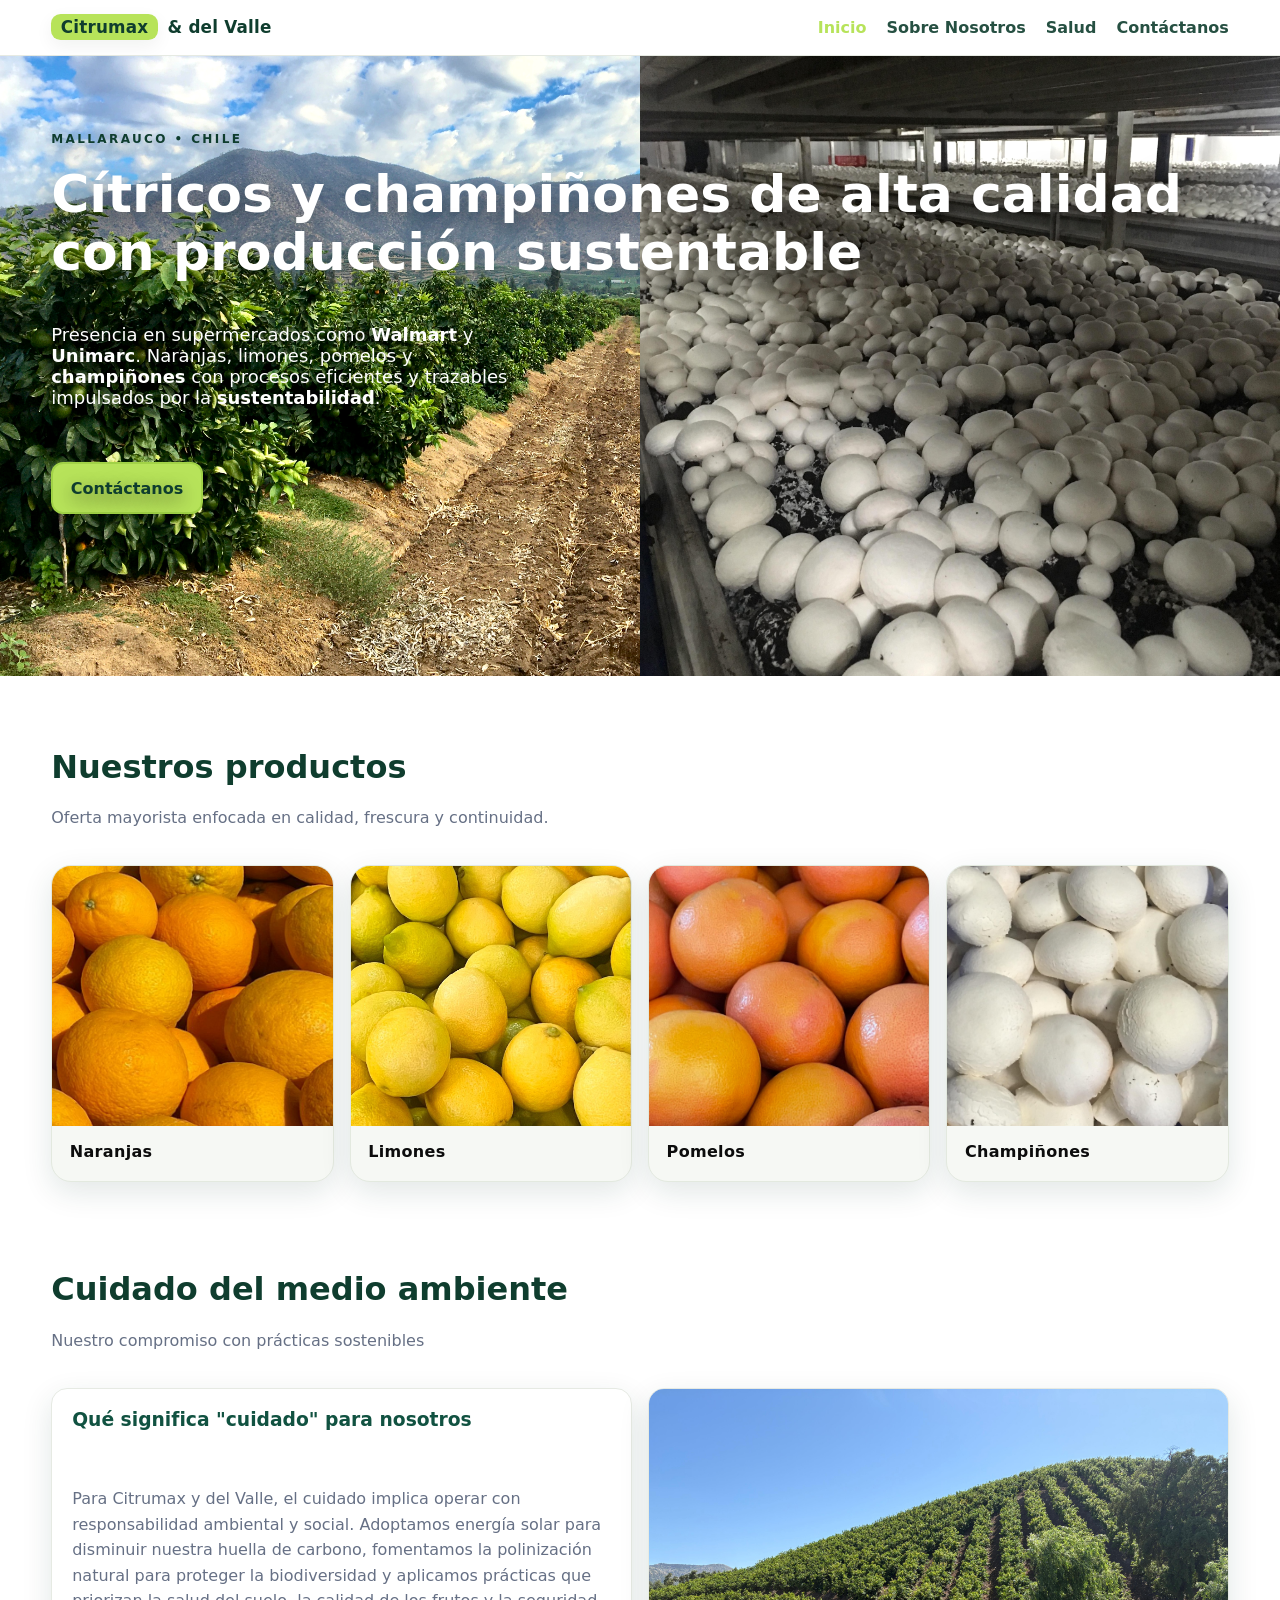
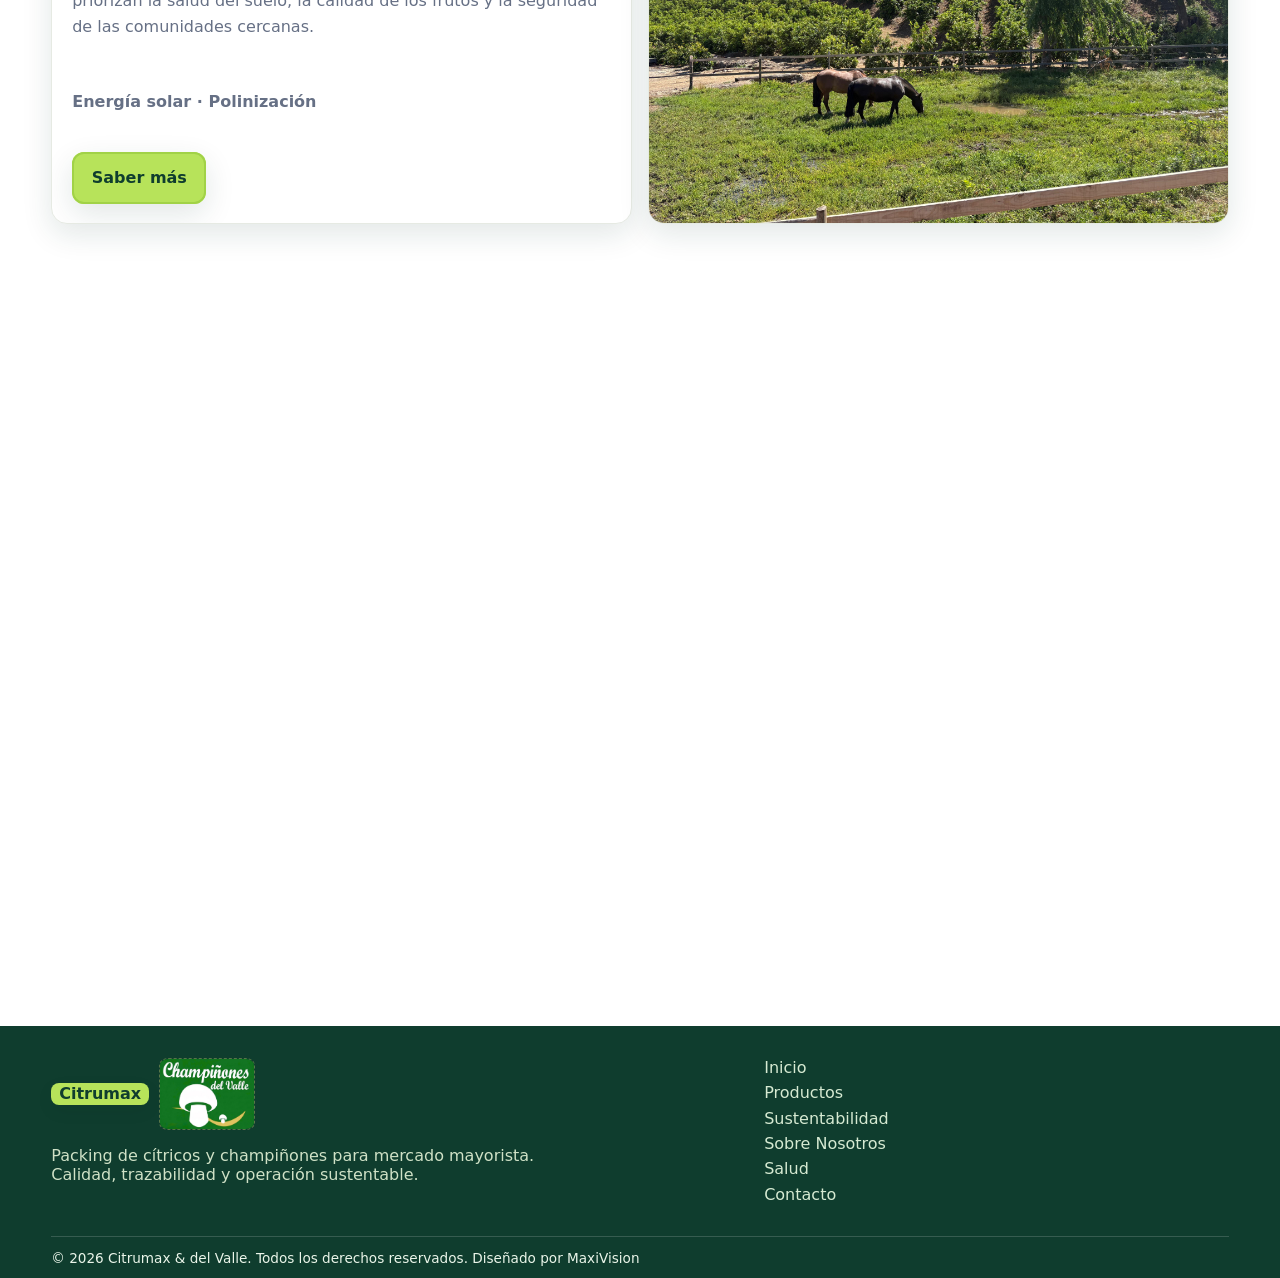
<file: index.html>
<!DOCTYPE html>
<html lang="es">
<head>
  <meta charset="utf-8" />
  <meta name="viewport" content="width=device-width, initial-scale=1" />
  <title>Citrumax &amp; del Valle — Cítricos y champiñones de alta calidad con producción sustentable</title>
  <meta name="description" content="Citrumax y del Valle son dos empresas que comparten instalaciones, dedicadas a la producción y comercialización mayorista de naranjas, limones, pomelos y champiñones, con procesos sustentables impulsados por energía solar. Presencia en supermercados como Líder y Unimarc." />
  <meta name="keywords" content="packing cítricos, proveedor de naranjas, limones mayoristas, pomelos, champiñones, producción sustentable Chile, B2B alimentos, agroindustrial" />
  <meta name="robots" content="index,follow" />

  <!-- Open Graph -->
  <meta property="og:title" content="Citrumax &amp; del Valle — Cítricos y champiñones de alta calidad con producción sustentable" />
  <meta property="og:description" content="Mayorista de naranjas, limones, pomelos y champiñones con energía solar. Presencia en principales supermercados." />
  <meta property="og:type" content="website" />
  <meta property="og:image" content="img/og-citrumax.jpg" />
  <meta property="og:url" content="https://www.citrumax.com" />

  <!-- Favicon (placeholders) -->
  <link rel="icon" href="img/c.ico" />
  <link rel="apple-touch-icon" href="img/apple-touch-icon.png" />



  <link rel="stylesheet" href="style.css">
</head>
<body>
  <!-- Header -->
  <header aria-label="Barra de navegación">
    <div class="container nav">
      <a href="index.html" class="brand" aria-label="Ir al inicio">
        <span>Citrumax</span><span class="brand-sec">&amp; del Valle</span>
      </a>
      <nav>
        <button class="burger" id="burger" aria-label="Abrir menú" aria-expanded="false"><span></span></button>
        <div class="menu" id="menu">
          <a href="index.html">Inicio</a>
          <a href="about.html">Sobre Nosotros</a>
          <a href="salud.html">Salud</a>
          <a href="contact.html">Contáctanos</a>
        </div>
      </nav>
    </div>
  </header>

  <main id="inicio" class="hero">
    <div class="hero-media hero-media--split">
      <img class="hero-img" src="img/portada.jpg" alt="Campos de cítricos y planta de packing" />
      <img class="hero-img" src="img/champi.JPG" alt="Sala de cultivo de champiñones" />
    </div>
    <div class="container">
      <span class="kicker reveal">Mallarauco • Chile</span>
      <h1 class="reveal">Cítricos y champiñones de alta calidad con producción sustentable</h1>
      <p class="reveal">Presencia en supermercados como <strong>Walmart</strong> y <strong>Unimarc</strong>. Naranjas, limones, pomelos y <strong>champiñones</strong> con procesos eficientes y trazables impulsados por la <strong>sustentabilidad</strong>.</p>
      <div class="actions reveal">
        <a href="contact.html" class="btn-primary">Contáctanos</a>
      </div>
    </div>
  </main>

  <!-- Productos -->
  <section id="productos" class="container">
    <div class="section-head reveal">
      <h2>Nuestros productos</h2>
      <p>Oferta mayorista enfocada en calidad, frescura y continuidad.</p>
    </div>
    <div class="product-grid">
      <article class="card reveal" aria-label="Naranjas">
        <a href="salud.html" class="card-media-link" aria-label="Ver información de salud de Naranjas">
          <img src="img/oranges.jpg" alt="Naranjas frescas" />
        </a>
        <div class="card-body">
          <span class="tag">Naranjas</span>
        </div>
      </article>
      <article class="card reveal" aria-label="Limones">
        <a href="salud.html" class="card-media-link" aria-label="Ver información de salud de Limones">
          <img src="img/lemons.jpg" alt="Limones frescos" />
        </a>
        <div class="card-body">
          <span class="tag">Limones</span>
        </div>
      </article>
      <article class="card reveal" aria-label="Pomelos">
        <a href="salud.html" class="card-media-link" aria-label="Ver información de salud de Pomelos">
          <img src="img/grapefruits.jpg" alt="Pomelos frescos" />
        </a>
        <div class="card-body">
          <span class="tag">Pomelos</span>
        </div>
      </article>
      <article class="card reveal" aria-label="Champiñones">
        <a href="salud.html" class="card-media-link" aria-label="Ver información de salud de Champiñones">
          <img src="img/cajachamp.JPG" alt="Champiñones frescos en caja" />
        </a>
        <div class="card-body">
          <span class="tag">Champiñones</span>
        </div>
      </article>
    </div>
  </section>

  <!-- Cuidado del medio ambiente: dos cuadros (texto + imagen) -->
  <section id="medio-ambiente" class="container medio-box" aria-labelledby="medio-title">
    <div class="section-head reveal">
      <h2 id="medio-title">Cuidado del medio ambiente</h2>
      <p>Nuestro compromiso con prácticas sostenibles</p>
    </div>

    <div class="medio-rows">
      <div class="medio-text card reveal" aria-label="Qué significa el cuidado para nosotros">
        <h3>Qué significa "cuidado" para nosotros</h3>
        <p>Para Citrumax y del Valle, el cuidado implica operar con responsabilidad ambiental y social. Adoptamos energía solar para disminuir nuestra huella de carbono, fomentamos la polinización natural para proteger la biodiversidad y aplicamos prácticas que priorizan la salud del suelo, la calidad de los frutos y la seguridad de las comunidades cercanas.</p>
        <p style="margin-top:.8rem; font-weight:700;">Energía solar · Polinización</p>
        <div style="margin-top:1rem; margin-bottom: 1rem;">
          <a href="about.html" class="btn-primary">Saber más</a>
        </div>
      </div>

      <div class="medio-image card reveal" aria-hidden="false">
        <img src="img/caballos.jpg" alt="Paneles solares y abeja en flor" />
      </div>
    </div>
  </section>

  <!-- Calidad y trazabilidad -->
  <section class="container" aria-labelledby="calidad-title">
    <div class="section-head reveal" style="margin-top: 1.5rem;">
      <h2 id="calidad-title">Calidad y trazabilidad</h2>
      <p>Procesos estandarizados, control de puntos críticos y documentación de cada lote para una cadena confiable.</p>
    </div>
    <div class="feature-grid">
      <div class="feature reveal">
        <h3>Protocolos</h3>
        <p>Buenas Prácticas de Manufactura, higiene y calibración de equipos de proceso.</p>
      </div>
      <div class="feature reveal">
        <h3>Confiabilidad</h3>
        <p>Años trabajando en el rubro y entregando a grandes cadenas de supermercados.</p>
      </div>
      <div class="feature reveal">
        <h3>Trazabilidad</h3>
        <p>Registro de campo a packing con códigos de lote y controles de calidad por etapa.</p>
      </div>
    </div>
  </section>


  <!-- Donde encontrarnos / alianzas -->
  <section class="container" aria-labelledby="alliances-title">
    <div class="section-head reveal">
      <h2 id="alliances-title">Dónde encontrarnos</h2>
      <p>Presencia comercial en las principales cadenas de supermercados.</p>
    </div>
    <div class="logo-row">
      <!-- Reemplaza los src por los logos oficiales -->
      <div class="ally reveal"><img src="img/Logo Walmart.jpg" alt="Líder (placeholder)" /></div>
      <div class="ally reveal"><img src="img/unimarc.jpg" alt="Unimarc (placeholder)" /></div>
    </div>
  </section>



  <!-- Footer -->
  <footer>
    <div class="container footer-wrap">
      <div>
        <div class="mini-brand">
          <span>Citrumax</span>
          <img class="footer-ally-logo" src="img/delvalle.jpg" alt="del valle" />
        </div>
        <p style="max-width:52ch; color:#cfe1c6">Packing de cítricos y champiñones para mercado mayorista. Calidad, trazabilidad y operación sustentable.</p>
      </div>
      <div>
        <nav class="footer-nav" aria-label="Navegación inferior">
          <a href="#inicio">Inicio</a>
          <a href="#productos">Productos</a>
          <a href="#medio-ambiente">Sustentabilidad</a>
          <a href="about.html">Sobre Nosotros</a>
          <a href="salud.html">Salud</a>
          <a href="contact.html">Contacto</a>
        </nav>
      </div>
    </div>
    <div class="container legal">
      <span>© <span id="year"></span> Citrumax &amp; del Valle. Todos los derechos reservados. Diseñado por <a href="https://www.linkedin.com/company/maxivisionspa/" target="_blank" rel="noopener noreferrer">MaxiVision</a></span>
    </div>
  </footer>

  <script src="script.js"></script>
</body>
</html>
</file>
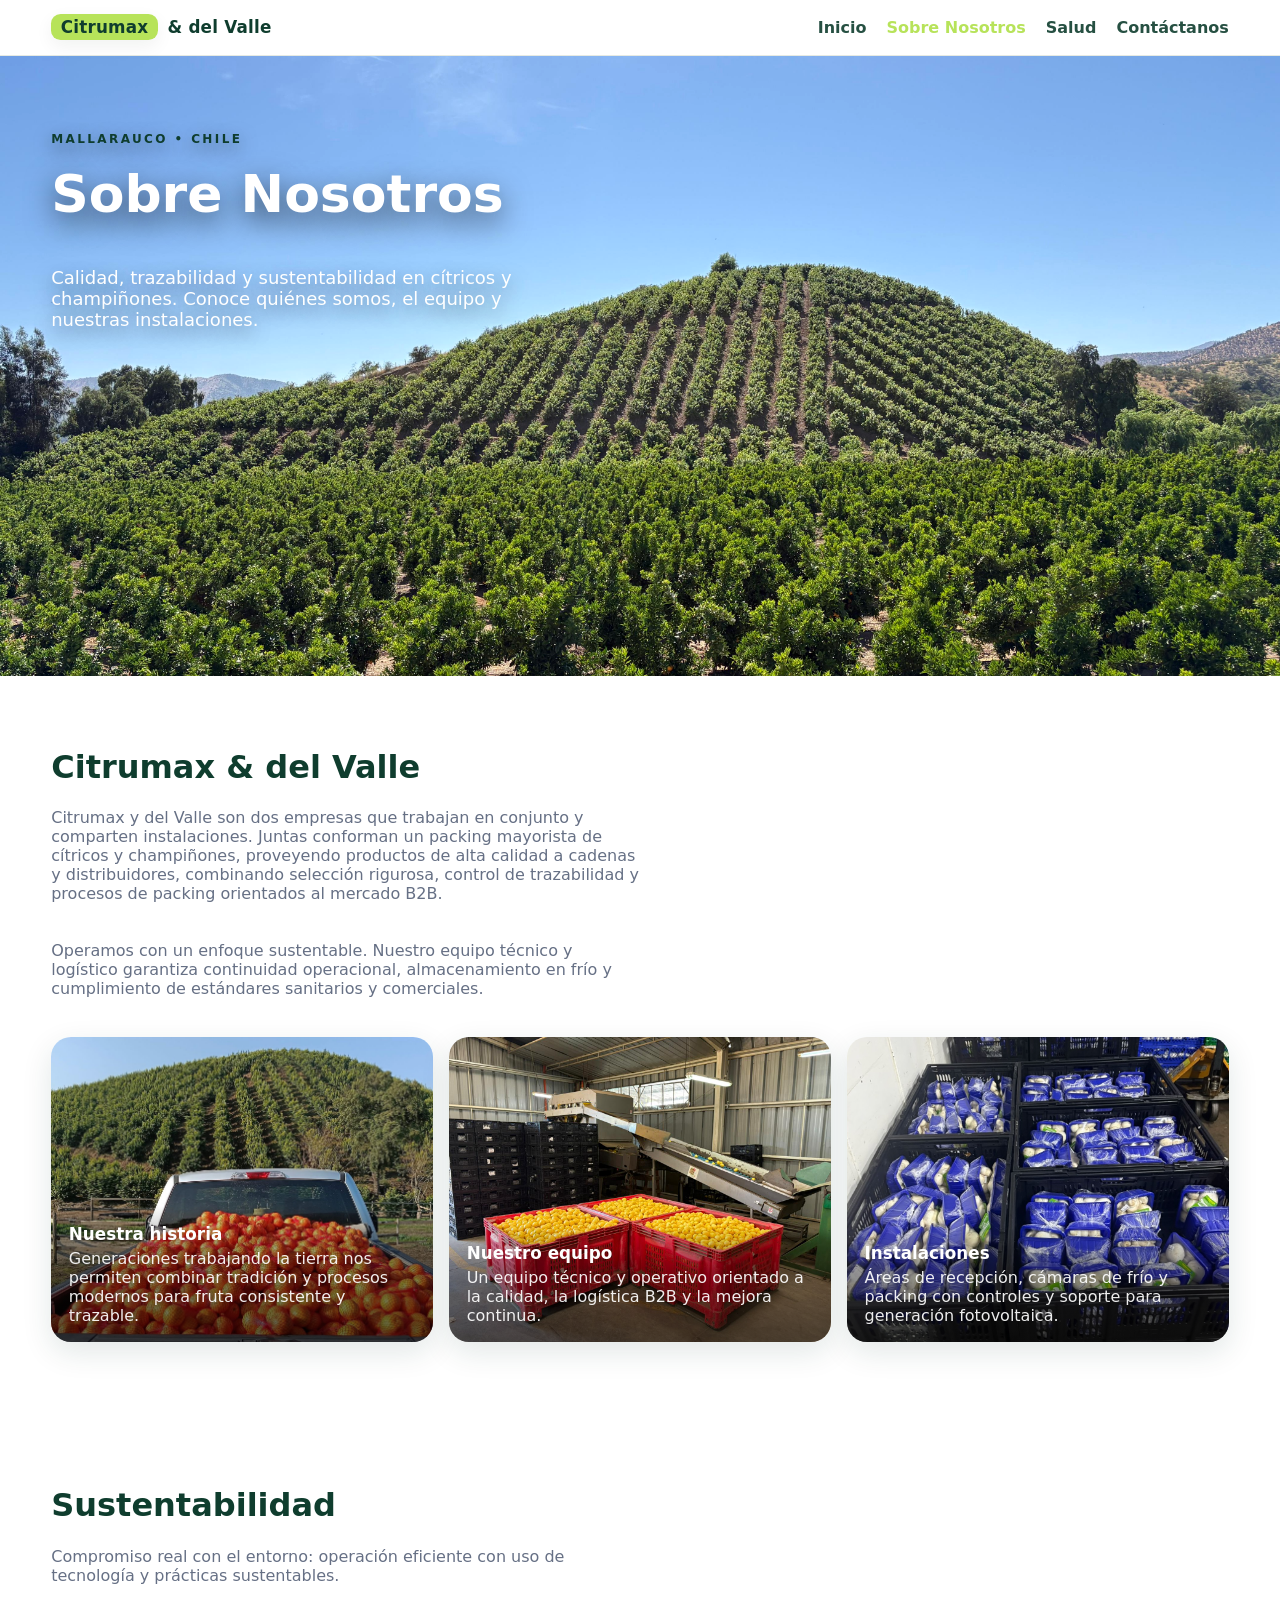
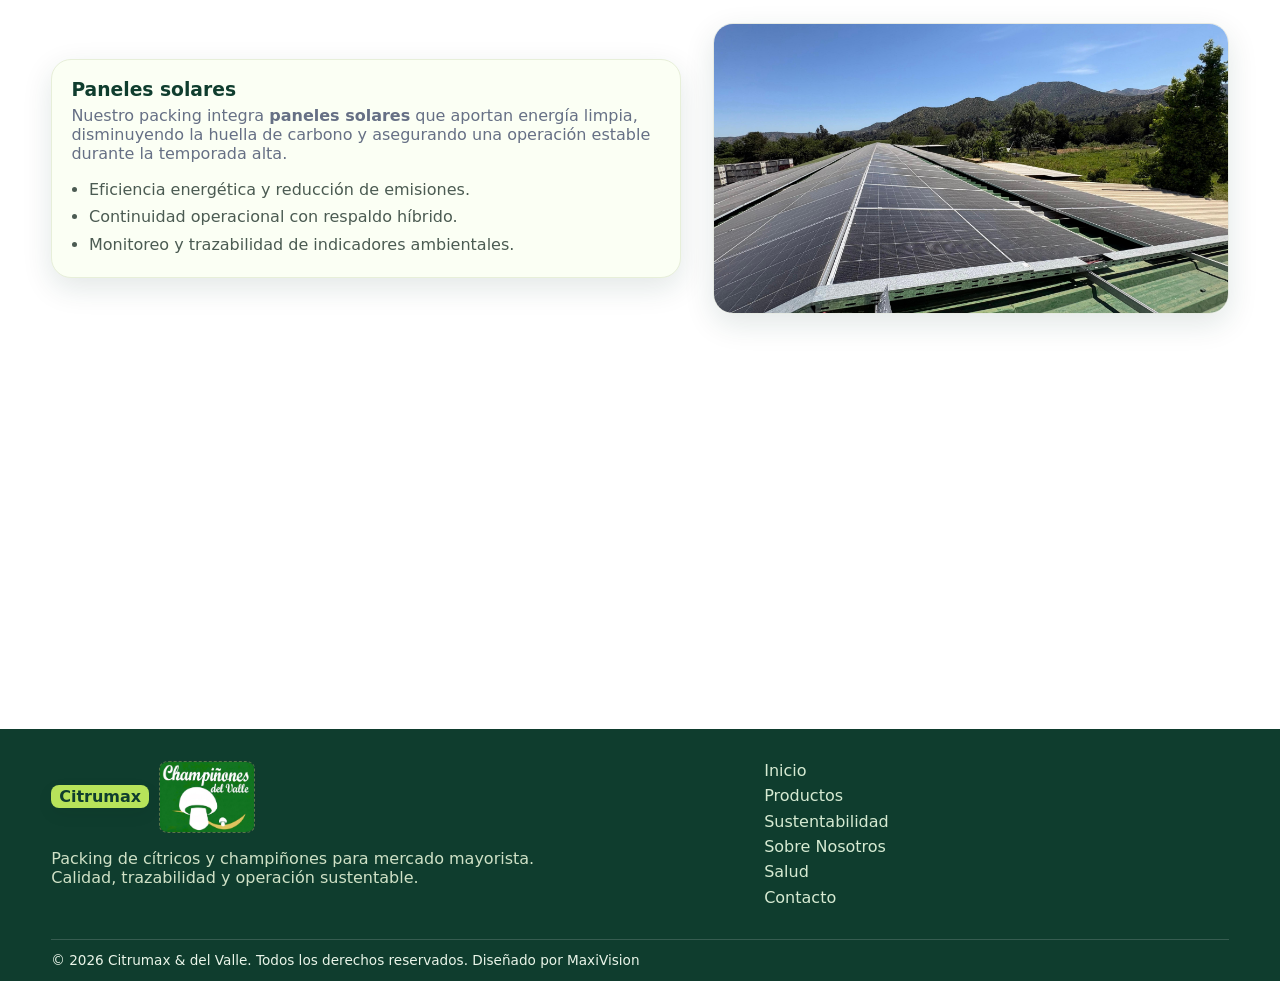
<file: about.html>
<!DOCTYPE html>
<html lang="es">
<head>
  <meta charset="utf-8" />
  <meta name="viewport" content="width=device-width, initial-scale=1" />
  <title>Citrumax &amp; del Valle — Cítricos y champiñones de alta calidad con producción sustentable</title>
  <meta name="description" content="Citrumax y del Valle son dos empresas que comparten instalaciones, dedicadas a la producción y comercialización mayorista de naranjas, limones, pomelos y champiñones, con procesos sustentables impulsados por energía solar. Presencia en supermercados como Líder y Unimarc." />
  <meta name="keywords" content="packing cítricos, proveedor de naranjas, limones mayoristas, pomelos, champiñones, producción sustentable Chile, B2B alimentos, agroindustrial" />
  <meta name="robots" content="index,follow" />

  <!-- Open Graph -->
  <meta property="og:title" content="Citrumax &amp; del Valle — Cítricos y champiñones de alta calidad con producción sustentable" />
  <meta property="og:description" content="Mayorista de naranjas, limones, pomelos y champiñones con energía solar. Presencia en principales supermercados." />
  <meta property="og:type" content="website" />
  <meta property="og:image" content="assets/og-citrumax.jpg" />
  <meta property="og:url" content="https://www.citrumax.com" />

  <!-- Favicon (placeholders) -->
  <link rel="icon" href="img/c.ico" />
  <link rel="apple-touch-icon" href="img/apple-touch-icon.png" />



  <link rel="stylesheet" href="style.css">
</head>
<body>
  <!-- Header -->
  <header aria-label="Barra de navegación">
    <div class="container nav">
      <a href="index.html" class="brand" aria-label="Ir al inicio">
        <span>Citrumax</span><span class="brand-sec">&amp; del Valle</span>
      </a>
      <nav>
        <button class="burger" id="burger" aria-label="Abrir menú" aria-expanded="false"><span></span></button>
        <div class="menu" id="menu">
          <a href="index.html">Inicio</a>
          <a href="about.html">Sobre Nosotros</a>
          <a href="salud.html">Salud</a>
          <a href="contact.html">Contáctanos</a>
        </div>
      </nav>
    </div>
  </header>

    <!-- Hero/banner con foto de fondo -->
  <main id="inicio" class="hero">
    <div class="hero-media">
      <!-- Reemplaza la imagen de portada por una IA/foto de campos de cítricos o packing -->
      <img class="hero-img" src="img/cerro.jpg" alt="Campos de cítricos y planta de packing" />
    </div>
    <div class="container">
      <span class="kicker reveal">Mallarauco • Chile</span>
      <h1 class="reveal">Sobre Nosotros</h1>
      <p class="reveal">Calidad, trazabilidad y sustentabilidad en cítricos y champiñones. Conoce quiénes somos, el equipo y nuestras instalaciones.</p>
    </div>
  </main>

  <!-- Sobre nosotros -->
  <section id="nosotros" class="container about-minimal reveal">
    <div class="section-head">
      <h2>Citrumax &amp; del Valle</h2>
      <p>Citrumax y del Valle son dos empresas que trabajan en conjunto y comparten instalaciones. Juntas conforman un packing mayorista de cítricos y champiñones, proveyendo productos de alta calidad a cadenas y distribuidores, combinando selección rigurosa, control de trazabilidad y procesos de packing orientados al mercado B2B.</p>
      <p>Operamos con un enfoque sustentable. Nuestro equipo técnico y logístico garantiza continuidad operacional, almacenamiento en frío y cumplimiento de estándares sanitarios y comerciales.</p>
    </div>

    <div class="about-tiles">
      <article class="about-tile reveal">
        <div class="tile-media">
          <img src="img/camioneta.jpg" alt="Campos de cítricos" />
        </div>
        <div class="tile-overlay">
          <h3>Nuestra historia</h3>
          <p>Generaciones trabajando la tierra nos permiten combinar tradición y procesos modernos para fruta consistente y trazable.</p>
        </div>
      </article>

      <article class="about-tile reveal">
        <div class="tile-media">
          <img src="img/superbin.jpg" alt="Equipo de trabajo" />
        </div>
        <div class="tile-overlay">
          <h3>Nuestro equipo</h3>
          <p>Un equipo técnico y operativo orientado a la calidad, la logística B2B y la mejora continua.</p>
        </div>
      </article>

      <article class="about-tile reveal">
        <div class="tile-media">
          <img src="img/paackchamp.jpeg" alt="Packing de champiñones en bodega" />
        </div>
        <div class="tile-overlay">
          <h3>Instalaciones</h3>
          <p>Áreas de recepción, cámaras de frío y packing con controles y soporte para generación fotovoltaica.</p>
        </div>
      </article>
    </div>
  </section>

  <!-- Sustentabilidad -->
  <section id="sustentabilidad" class="container">
    <div class="section-head reveal">
      <h2>Sustentabilidad</h2>
      <p>Compromiso real con el entorno: operación eficiente con uso de tecnología y prácticas sustentables.</p>
    </div>
    <!-- Bloque: Paneles solares -->
    <div class="sustentabilidad reveal" style="margin-bottom:1.25rem;">
      <div class="panel">
        <h3 style="margin:0 0 .4rem; color:var(--green-dark)">Paneles solares</h3>
        <p style="color:var(--muted); margin:0">Nuestro packing integra <strong>paneles solares</strong> que aportan energía limpia, disminuyendo la huella de carbono y asegurando una operación estable durante la temporada alta.</p>
        <ul style="margin:.8rem 0 0; padding-left:1.1rem; line-height:1.7; color:#4b5b52">
          <li>Eficiencia energética y reducción de emisiones.</li>
          <li>Continuidad operacional con respaldo híbrido.</li>
          <li>Monitoreo y trazabilidad de indicadores ambientales.</li>
        </ul>
      </div>
      <div aria-hidden="true">
        <img src="img/panel.jpg" alt="Paneles solares en el packing" style="border-radius: var(--radius-xl); border:1px solid #e6eae3; box-shadow: var(--shadow);" />
      </div>
    </div>

    <!-- Bloque: Polinización -->
    <div class="sustentabilidad reveal">
      <div class="panel">
        <h3 style="margin:0 0 .4rem; color:var(--green-dark)">Polinización</h3>
        <p style="color:var(--muted); margin:0">La polinización por abejas es clave para nuestra producción: mejora el cuajado, la calidad y la consistencia de los frutos, apoyando además la biodiversidad en nuestros predios.</p>
        <ul style="margin:.8rem 0 0; padding-left:1.1rem; line-height:1.7; color:#4b5b52">
          <li>Mejora del cuajado y calibre de frutos.</li>
          <li>Aumento de la diversidad genética y salud del huerto.</li>
          <li>Prácticas compatibles con conservación y uso responsable de agroquímicos.</li>
        </ul>
      </div>
      <div aria-hidden="true">
        <img src="img/abejas.jpg" alt="Abejas polinizando flores de cítricos" style="border-radius: var(--radius-xl); border:1px solid #e6eae3; box-shadow: var(--shadow);" />
      </div>
    </div>
  </section>

  <!-- Footer -->
  <footer>
    <div class="container footer-wrap">
      <div>
        <div class="mini-brand">
          <span>Citrumax</span>
          <img class="footer-ally-logo" src="img/delvalle.jpg" alt="del valle" />
        </div>
        <p style="max-width:52ch; color:#cfe1c6">Packing de cítricos y champiñones para mercado mayorista. Calidad, trazabilidad y operación sustentable.</p>
      </div>
      <div>
        <nav class="footer-nav" aria-label="Navegación inferior">
          <a href="index.html">Inicio</a>
          <a href="index.html#productos">Productos</a>
          <a href="#sustentabilidad">Sustentabilidad</a>
          <a href="about.html">Sobre Nosotros</a>
          <a href="salud.html">Salud</a>
          <a href="contact.html">Contacto</a>
      </div>
    </div>
    <div class="container legal">
      <span>© <span id="year"></span> Citrumax &amp; del Valle. Todos los derechos reservados. Diseñado por <a href="https://www.linkedin.com/company/maxivisionspa/" target="_blank" rel="noopener noreferrer">MaxiVision</a></span>
    </div>
  </footer>

  <script src="script.js"></script>
</body>
</html>
</file>
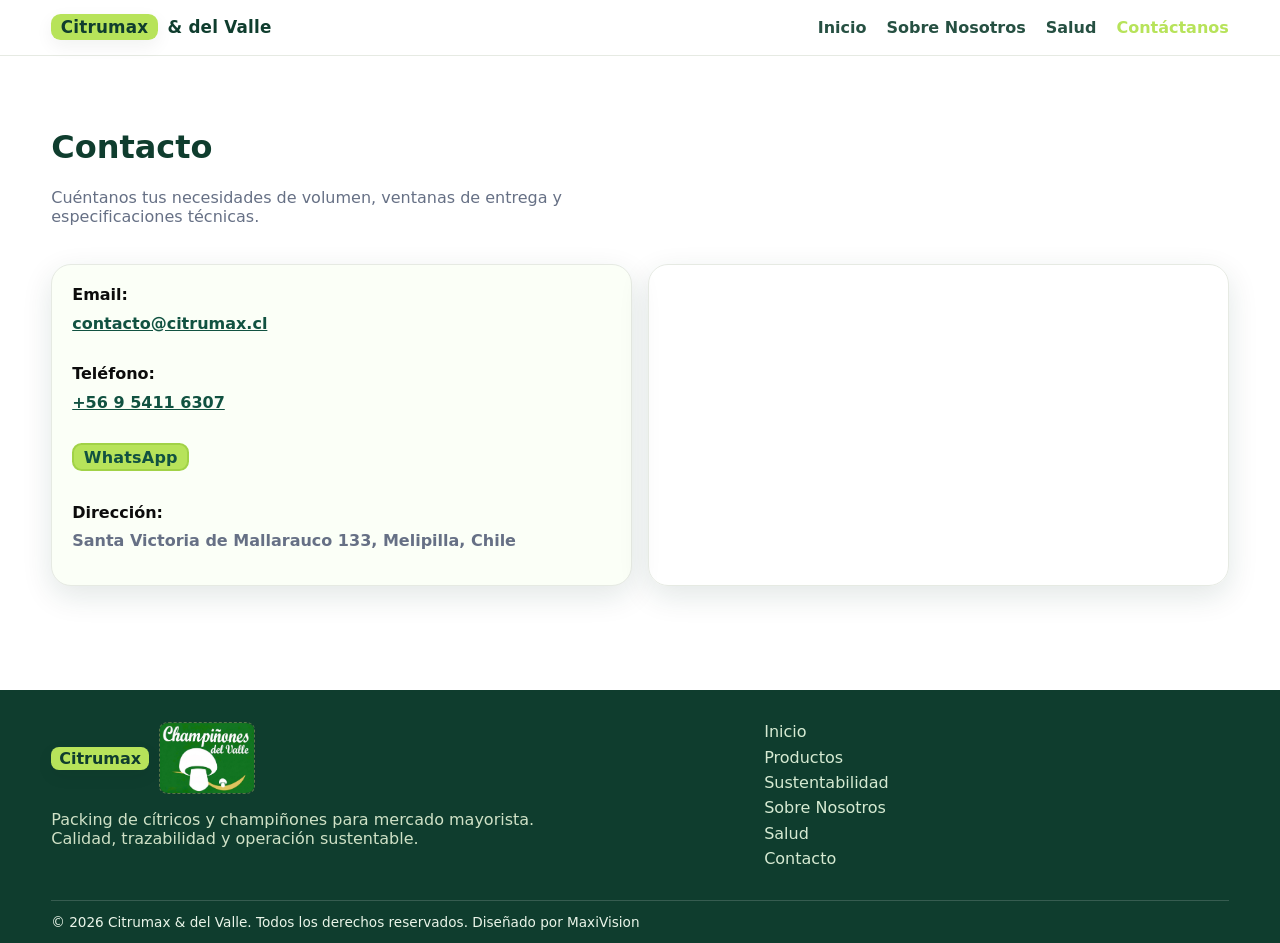
<file: contact.html>
<!DOCTYPE html>
<html lang="es">
<head>
  <meta charset="utf-8" />
  <meta name="viewport" content="width=device-width, initial-scale=1" />
  <title>Citrumax &amp; del Valle — Cítricos y champiñones de alta calidad con producción sustentable</title>
  <meta name="description" content="Citrumax y del Valle son dos empresas que comparten instalaciones, dedicadas a la producción y comercialización mayorista de naranjas, limones, pomelos y champiñones, con procesos sustentables impulsados por energía solar. Presencia en supermercados como Líder y Unimarc." />
  <meta name="keywords" content="packing cítricos, proveedor de naranjas, limones mayoristas, pomelos, champiñones, producción sustentable Chile, B2B alimentos, agroindustrial" />
  <meta name="robots" content="index,follow" />

  <!-- Open Graph -->
  <meta property="og:title" content="Citrumax &amp; del Valle — Cítricos y champiñones de alta calidad con producción sustentable" />
  <meta property="og:description" content="Mayorista de naranjas, limones, pomelos y champiñones con energía solar. Presencia en principales supermercados." />
  <meta property="og:type" content="website" />
  <meta property="og:image" content="assets/og-citrumax.jpg" />
  <meta property="og:url" content="https://www.citrumax.com" />

  <!-- Favicon (placeholders) -->
  <link rel="icon" href="img/c.ico" />
  <link rel="apple-touch-icon" href="img/apple-touch-icon.png" />



  <link rel="stylesheet" href="style.css">
</head>
<body>
  <!-- Header -->
  <header aria-label="Barra de navegación">
    <div class="container nav">
      <a href="index.html" class="brand" aria-label="Ir al inicio">
        <span>Citrumax</span><span class="brand-sec">&amp; del Valle</span>
      </a>
      <nav>
        <button class="burger" id="burger" aria-label="Abrir menú" aria-expanded="false"><span></span></button>
        <div class="menu" id="menu">
          <a href="index.html">Inicio</a>
          <a href="about.html">Sobre Nosotros</a>
          <a href="salud.html">Salud</a>
          <a href="contact.html">Contáctanos</a>
        </div>
      </nav>
    </div>
  </header>

  <!-- Contacto -->
  <section id="contacto" class="container" aria-labelledby="contact-title">
    <div class="section-head reveal">
      <h2 id="contact-title">Contacto</h2>
      <p>Cuéntanos tus necesidades de volumen, ventanas de entrega y especificaciones técnicas.</p>
    </div>
    <div class="contact">
      <!-- Tarjeta izquierda: información de contacto (email, WhatsApp, teléfono, dirección) -->
      <aside class="contact-card reveal" aria-label="Información de contacto">
        <div>
          <strong>Email:</strong>
          <div class="contact-value"><a href="mailto:contacto@citrumax.cl">contacto@citrumax.cl</a></div>
        </div>
        <div>
          <strong>Teléfono:</strong>
          <div class="contact-value"><a href="tel:+56954116307">+56 9 5411 6307</a></div>
        </div>
        <div>
          <div class="brand" style="background: var(--green-lime); border: 2px solid #a1d247; padding: .18rem .6rem; border-radius: .6rem;"><a href="https://wa.me/56954116307" rel="noopener">WhatsApp</a></div>
        </div>
        <div>
          <strong>Dirección:</strong>
          <div class="contact-value">Santa Victoria de Mallarauco 133, Melipilla, Chile</div>
        </div>
      </aside>

      <!-- Tarjeta derecha: mapa embebido que ocupa toda la tarjeta -->
      <div class="map-card reveal" aria-label="Mapa de ubicación">
        <iframe
          src="https://www.google.com/maps/embed?pb=!1m18!1m12!1m3!1d830.9327333497944!2d-71.058017530355!3d-33.586334681121784!2m3!1f0!2f0!3f0!3m2!1i1024!2i768!4f13.1!3m3!1m2!1s0x9662fb1ed0dcf3db%3A0x20690ee07ac0084e!2sCitrumax%20y%20Del%20Valle!5e0!3m2!1ses!2scl!4v1781892787566!5m2!1ses!2scl"
          frameborder="0"
          allowfullscreen
          loading="lazy"
          referrerpolicy="no-referrer-when-downgrade"
          aria-label="Mapa de Santa Victoria, Mallarauco"
        ></iframe>
      </div>
    </div>
  </section>

  <!-- Footer -->
  <footer>
    <div class="container footer-wrap">
      <div>
        <div class="mini-brand">
          <span>Citrumax</span>
          <img class="footer-ally-logo" src="img/delvalle.jpg" alt="del valle" />
        </div>
        <p style="max-width:52ch; color:#cfe1c6">Packing de cítricos y champiñones para mercado mayorista. Calidad, trazabilidad y operación sustentable.</p>
      </div>
      <div>
        <nav class="footer-nav" aria-label="Navegación inferior">
          <a href="index.html">Inicio</a>
          <a href="index.html#productos">Productos</a>
          <a href="about.html#sustentabilidad">Sustentabilidad</a>
          <a href="about.html">Sobre Nosotros</a>
          <a href="salud.html">Salud</a>
          <a href="contact.html">Contacto</a>
      </div>
    </div>
    <div class="container legal">
      <span>© <span id="year"></span> Citrumax &amp; del Valle. Todos los derechos reservados. Diseñado por <a href="https://www.linkedin.com/company/maxivisionspa/" target="_blank" rel="noopener noreferrer">MaxiVision</a></span>
    </div>
  </footer>

  <script src="script.js"></script>
</body>
</html>
</file>
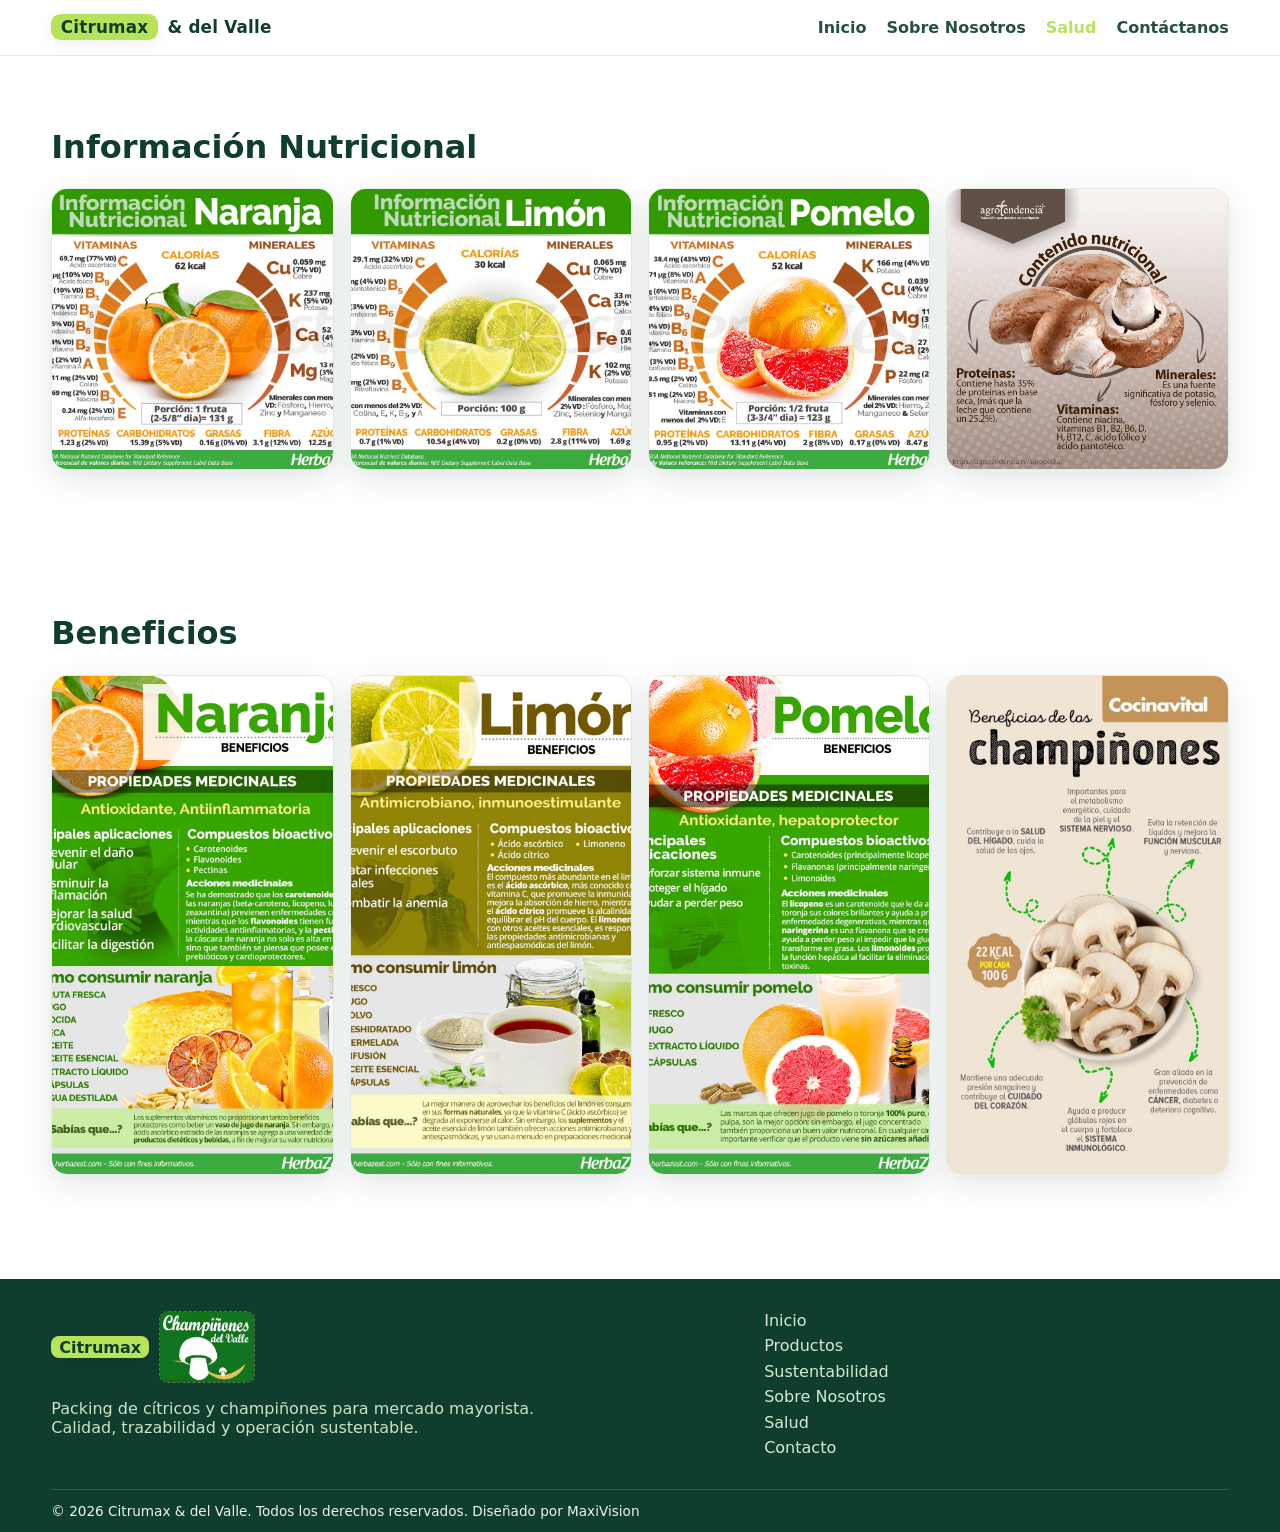
<file: salud.html>
<!DOCTYPE html>
<html lang="es">
<head>
  <meta charset="utf-8" />
  <meta name="viewport" content="width=device-width, initial-scale=1" />
  <title>Citrumax &amp; del Valle — Cítricos y champiñones de alta calidad con producción sustentable</title>
  <meta name="description" content="Citrumax y del Valle son dos empresas que comparten instalaciones, dedicadas a la producción y comercialización mayorista de naranjas, limones, pomelos y champiñones, con procesos sustentables impulsados por energía solar. Presencia en supermercados como Líder y Unimarc." />
  <meta name="keywords" content="packing cítricos, proveedor de naranjas, limones mayoristas, pomelos, champiñones, producción sustentable Chile, B2B alimentos, agroindustrial" />
  <meta name="robots" content="index,follow" />

  <!-- Open Graph -->
  <meta property="og:title" content="Citrumax &amp; del Valle — Cítricos y champiñones de alta calidad con producción sustentable" />
  <meta property="og:description" content="Mayorista de naranjas, limones, pomelos y champiñones con energía solar. Presencia en principales supermercados." />
  <meta property="og:type" content="website" />
  <meta property="og:image" content="assets/og-citrumax.jpg" />
  <meta property="og:url" content="https://www.citrumax.com" />

  <!-- Favicon (placeholders) -->
  <link rel="icon" href="img/c.ico" />
  <link rel="apple-touch-icon" href="img/apple-touch-icon.png" />



  <link rel="stylesheet" href="style.css">
</head>
<body>
  <!-- Header -->
  <header aria-label="Barra de navegación">
    <div class="container nav">
      <a href="index.html" class="brand" aria-label="Ir al inicio">
        <span>Citrumax</span><span class="brand-sec">&amp; del Valle</span>
      </a>
      <nav>
        <button class="burger" id="burger" aria-label="Abrir menú" aria-expanded="false"><span></span></button>
        <div class="menu" id="menu">
          <a href="index.html">Inicio</a>
          <a href="about.html">Sobre Nosotros</a>
          <a href="salud.html">Salud</a>
          <a href="contact.html">Contáctanos</a>
        </div>
      </nav>
    </div>
  </header>


  <!-- Sobre nosotros -->
  <section id="nosotros" class="container about-minimal reveal">
    <div class="section-head">
      <h2>Información Nutricional</h2>
    </div>
      <div class="salud-grid">
      <div class="medio-image card reveal" aria-hidden="false">
        <img src="img/nn.jpg" alt="Paneles solares y abeja en flor" />
      </div>
      <div class="medio-image card reveal" aria-hidden="false">
        <img src="img/nl.jpg" alt="Paneles solares y abeja en flor" />
      </div>
      <div class="medio-image card reveal" aria-hidden="false">
        <img src="img/np.jpg" alt="Paneles solares y abeja en flor" />
      </div>
      <div class="medio-image card reveal" aria-hidden="false">
        <img src="img/infochampi.jpg" alt="Información nutricional de los champiñones" />
      </div>
      </div>
  </section>

  <section id="nosotros" class="container about-minimal reveal">
    <div class="section-head">
      <h2>Beneficios</h2>
    </div>
      <div class="salud-grid">
      <div class="medio-image card reveal" aria-hidden="false">
        <img src="img/in.jpg" alt="Paneles solares y abeja en flor" />
      </div>
      <div class="medio-image card reveal" aria-hidden="false">
        <img src="img/il.jpg" alt="Paneles solares y abeja en flor" />
      </div>
      <div class="medio-image card reveal" aria-hidden="false">
        <img src="img/ip.jpg" alt="Paneles solares y abeja en flor" />
      </div>
      <div class="medio-image card reveal" aria-hidden="false">
        <img src="img/champibenef.jpg" alt="Beneficios de los champiñones" />
      </div>
      </div>
  </section>




  <!-- Footer -->
  <footer>
    <div class="container footer-wrap">
      <div>
        <div class="mini-brand">
          <span>Citrumax</span>
          <img class="footer-ally-logo" src="img/delvalle.jpg" alt="del valle" />
        </div>
        <p style="max-width:52ch; color:#cfe1c6">Packing de cítricos y champiñones para mercado mayorista. Calidad, trazabilidad y operación sustentable.</p>
      </div>
      <div>
        <nav class="footer-nav" aria-label="Navegación inferior">
          <a href="index.html">Inicio</a>
          <a href="index.html#productos">Productos</a>
          <a href="index.html#medio-ambiente">Sustentabilidad</a>
          <a href="about.html">Sobre Nosotros</a>
          <a href="salud.html">Salud</a>
          <a href="contact.html">Contacto</a>
        </nav>
      </div>
    </div>
    <div class="container legal">
      <span>© <span id="year"></span> Citrumax &amp; del Valle. Todos los derechos reservados. Diseñado por <a href="https://www.linkedin.com/company/maxivisionspa/" target="_blank" rel="noopener noreferrer">MaxiVision</a></span>
    </div>
  </footer>

  <script src="script.js"></script>
</body>
</html>
</file>
<file: style.css>
:root {
      --green-lime: #B7E35A; /* Verde lima */
      --green-dark: #0F3D2E; /* Verde oscuro */
      --green-dark-80: #115241; /* tono alternativo oscuro */
      --text: #0c0c0c;
      --muted: #667085;
      --bg: #ffffff;
      --card: #f6f8f4;
      --shadow: 0 10px 30px rgba(15,61,46,.12);
      --radius-xl: 1.25rem;
      --radius-lg: 1rem;
    }
    /* Reset + base */
    *, *::before, *::after { box-sizing: border-box; }
    html, body { height: 100%; scroll-behavior: smooth; }
    body { margin: 0; font-family: ui-sans-serif, system-ui, -apple-system, Segoe UI, Roboto, Helvetica, Arial, "Apple Color Emoji", "Segoe UI Emoji"; color: var(--text); background: var(--bg); }
    img { max-width: 100%; height: auto; display: block; }
    a { color: inherit; text-decoration: none; }
    .container { width: min(1280px, 92vw); margin-inline: auto; }
    @media (min-width: 1600px) { .container { width: min(1500px, 90vw); } }
    @media (min-width: 2000px) { .container { width: min(1760px, 88vw); } }

    /* Header */
    header { position: sticky; top: 0; z-index: 50; background: rgba(255,255,255,.9); backdrop-filter: blur(10px); border-bottom: 1px solid #e6eae3; }
    .nav { display: flex; align-items: center; justify-content: space-between; padding: .9rem 0; }
    .brand { display: inline-flex; align-items: center; gap: .6rem; font-weight: 700; letter-spacing: .2px; }
    .brand span { color: var(--green-dark); font-size: 1.05rem; }
    /* Rectángulo verde redondeado detrás del texto del brand (header) */
    .brand span { display: inline-block; background: var(--green-lime); color: var(--green-dark); font-size: 1.05rem; padding: .18rem .6rem; border-radius: .6rem; box-shadow: 0 6px 18px rgba(7,33,17,0.06); font-weight: 700; }
    /* Texto secundario "& del Valle" en la navbar: sin fondo */
    .brand span.brand-sec { background: none; box-shadow: none; padding: 0; }

    .menu { display: flex; gap: 1.25rem; align-items: center; }
    .menu a { font-weight: 600; color: var(--green-dark); opacity: .9; }
    .menu a:hover { color: var(--green-lime); opacity: 1; }
    /* Clase para el enlace activo: fondo greenlime persistente (solo en header) */
      .menu a.active {
        background: none;
        color: var(--green-lime);
        padding: 0;
        border-radius: 0;
        box-shadow: none;
        font-weight: 800;
        opacity: 1;
      }
    .menux { color: var(--green-lime) }
    .cta { padding: .7rem 1rem; border-radius: 999px; background: var(--green-dark); color: #fff; font-weight: 700; border: 2px solid var(--green-dark); }
    .cta:hover { filter: brightness(1.05); }

    .burger { display: none; width: 40px; height: 40px; border: 2px solid var(--green-dark); border-radius: 10px; place-content: center; background: #fff; }
    .burger span { width: 20px; height: 2px; background: var(--green-dark); display: block; position: relative; }
    .burger span::before, .burger span::after { content: ""; position: absolute; left: 0; width: 100%; height: 2px; background: var(--green-dark); }
    .burger span::before { top: -6px; }
    .burger span::after { top: 6px; }

    /* Hero */
    /* Garantiza que el hero ocupe el alto de la imagen para que las secciones siguientes
       (p. ej. Productos) comiencen por debajo. */
    .hero { position: relative; isolation: isolate; min-height: clamp(420px, 64vw, 620px); }
    /* Contenedor de la imagen y overlay. Mantener detrás del contenido del hero. */
    .hero-media { position: absolute; inset: 0; z-index: -2; overflow: hidden; }
    /* Overlay: gradiente anclado a la parte inferior de la imagen y mezcla natural */
    .hero-media::after {
      content: "";
      position: absolute;
      left: 0; right: 0; bottom: 0;
      height: 62%; /* controla cuánto ocupa el degradado desde abajo hacia arriba */
      pointer-events: none;
      background: linear-gradient(to top, rgba(15,61,46,0.86) 0%, rgba(15,61,46,0.56) 18%, rgba(15,61,46,0.32) 36%, rgba(0,0,0,0) 100%);
      background-position: center bottom;
      background-size: 100% 100%;
      mix-blend-mode: multiply;
      z-index: -1; /* sobre la imagen, debajo del contenido */
      transition: height .25s ease, background .25s ease;
    }
    /* Imagen que llena el área del hero (usa la misma medida que min-height para evitar desajustes) */
    .hero-img { width: 100%; height: 100%; object-fit: cover; filter: saturate(1) contrast(1.05); display: block; }
    /* Portada dividida en dos mitades */
    .hero-media--split { display: flex; }
    .hero-media--split .hero-img { width: 50%; }
    /* En móvil: apiladas (arriba/abajo) para que ambas se vean bien */
    @media (max-width: 640px) {
      .hero-media--split { flex-direction: column; }
      .hero-media--split .hero-img { width: 100%; height: 50%; }
    }
    /* Mantén el padding del contenido del hero por encima de la imagen */
    .hero .container { padding: clamp(4rem, 6vw, 6rem) 0; display: grid; gap: 1rem; position: relative; z-index: 1; }
  /* Kicker del hero: usar verde oscuro para mayor contraste sobre la imagen */
  .hero .kicker { color: var(--green-dark); font-weight: 700; letter-spacing: .2em; text-transform: uppercase; font-size: .75rem; }
    .hero h1 { color: #fff; font-size: clamp(2rem, 4.2vw, 3.25rem); line-height: 1.1; margin: .25rem 0 .6rem; }
  .hero p { color: #ffffff; font-size: clamp(1rem, 1.8vw, 1.125rem); max-width: 42ch; }

    /* Mejorar legibilidad del texto del hero sobre imágenes: sombra suave y más contraste */
    .hero .kicker,
    .hero h1,
    .hero p,
    .hero .actions a {
      text-shadow: 0 6px 18px rgba(0,0,0,0.6);
    }

    /* Asegurar que los elementos fuertes dentro del hero (por ejemplo: "Líder", "Unimarc")
       también tengan la sombra para mejorar legibilidad */
    .hero p strong, .hero p b {
      text-shadow: 0 6px 18px rgba(0,0,0,0.6);
      color: #ffffff; /* forzar blanco para destacar sobre la imagen */
    }

    /* Ajustes más fuertes para el título en pantallas grandes */
    @media (min-width: 980px) {
      .hero h1 {
        text-shadow: 0 10px 30px rgba(0,0,0,0.65);
      }
      .hero p { text-shadow: 0 6px 18px rgba(0,0,0,0.6); }
    }
    .hero .actions { margin-top: 1.25rem; display: flex; gap: .8rem; align-items: center; }
    .btn-primary { background: var(--green-lime); color: var(--green-dark); border: 2px solid #a1d247; padding: .9rem 1.1rem; border-radius: 12px; font-weight: 800; box-shadow: var(--shadow); }

    /* Section wrappers */
    section { padding: clamp(2.8rem, 6vw, 4.5rem) 0; }

    /* About page hero/banner (background image) */
    .about-hero {
      position: relative;
      display: grid;
      align-items: center;
      min-height: clamp(320px, 36vh, 520px);
      background-image: url('img/about-hero.jpg');
      background-size: cover;
      background-position: center;
      color: #fff;
    }
    .about-hero::after {
      content: "";
      position: absolute;
      inset: 0;
      background: linear-gradient(180deg, rgba(15,61,46,0.12) 0%, rgba(15,61,46,0.45) 40%, rgba(15,61,46,0.72) 100%);
      z-index: 0;
      pointer-events: none;
    }
    .about-hero .container { position: relative; z-index: 1; padding: clamp(3rem, 6vw, 5rem) 0; }
    .about-hero .kicker { color: rgba(255,255,255,0.9); font-weight:700; letter-spacing: .18em; text-transform: uppercase; }
    .about-hero h1 { margin: .4rem 0 .6rem; font-size: clamp(1.75rem, 4vw, 2.4rem); color: #fff; text-shadow: 0 8px 26px rgba(0,0,0,.6); }
    .about-hero .hero-sub { color: rgba(255,255,255,0.95); text-shadow: 0 6px 20px rgba(0,0,0,0.5); max-width: 56ch; }

    /* Reduce padding of normal sections that follow the hero on About page */
    .about-minimal + section, .about-hero + .about-minimal { margin-top: 0; }
    .section-head { display: grid; gap: .4rem; margin-bottom: 1.4rem; }
    .section-head h2 { font-size: clamp(1.5rem, 2.6vw, 2rem); color: var(--green-dark); margin: 0; }
    .section-head p { color: var(--muted); max-width: 58ch; }

    /* Productos */
    .product-grid { display: grid; grid-template-columns: repeat(4, 1fr); gap: 1rem; }
    .card { background: var(--card); border: 1px solid #e3e9df; border-radius: var(--radius-xl); overflow: hidden; box-shadow: var(--shadow); transition: transform .25s ease; }
    .card:hover { transform: translateY(-4px); }
    .card img { width: 100%; height: 260px; object-fit: cover; }
  .card .card-media-link { display: block; }
    .card .card-body { padding: 1rem 1.1rem 1.25rem; display: grid; gap: .4rem; }
    .tag { display: inline-block; font-weight: 800; letter-spacing: .02em; }

    /* Sustentabilidad */
    .sustentabilidad { display: grid; grid-template-columns: 1.1fr .9fr; gap: 2rem; align-items: center; }
    .sustentabilidad .panel { background: #fbfff4; border: 1px solid #e7efd9; border-radius: var(--radius-xl); padding: 1.2rem; box-shadow: var(--shadow); }

    /* Calidad */
    .feature-grid { display: grid; grid-template-columns: repeat(3, 1fr); gap: 1rem; }
    .feature { background: #fff; border: 1px solid #e6eae3; border-radius: var(--radius-lg); padding: 1.1rem; box-shadow: var(--shadow); }
    .feature h3 { margin: .2rem 0 .3rem; font-size: 1.05rem; color: var(--green-dark-80); }
    .feature p { margin: 0; color: var(--muted); }

    /* Estilo minimalista y moderno para la sección 'Cuidado del medio ambiente' */
    /* Estilo para la sección 'Cuidado del medio ambiente' como dos cuadros (texto + imagen) */
    .medio-box { padding-top: 1rem; padding-bottom: 1rem; }
    .medio-box .section-head { max-width: 64ch; }
    .medio-box .muted { color: var(--muted); margin-top: .25rem; font-weight: 600; }
    .medio-rows { display: grid; grid-template-columns: 1fr 1fr; gap: 1rem; align-items: stretch; }
    .medio-text.card, .medio-image.card { background: #fff; border-radius: var(--radius-lg); padding: 1.25rem; border: 1px solid #e6eae3; box-shadow: var(--shadow); }
  .medio-text.card { display: flex; flex-direction: column; justify-content: space-between; }
  .medio-text.card h3 { margin-top: 0; color: var(--green-dark-80); }
  .medio-text.card p { color: var(--muted); line-height: 1.6; }
  .medio-text.card .btn-primary { margin-top: 1rem; align-self: start; }
    .medio-image.card { padding: 0; overflow: hidden; }
    .medio-image.card img { width: 100%; height: 100%; object-fit: cover; display: block; min-height: 280px; }

    @media (max-width: 980px) {
      .medio-rows { grid-template-columns: 1fr; }
      .medio-image.card img { min-height: 220px; }
    }

      /* En móviles, dar más separación entre los items de la tarjeta de contacto
         (email, teléfono, WhatsApp, dirección) para mejorar legibilidad y toque */
      .contact-card {
        gap: 1rem !important;
        padding: 1.25rem !important;
      }
      .contact-card > div { margin-bottom: .6rem !important; }
      .contact-card .contact-value { margin-top: .6rem !important; }
    /* Donde encontrarnos */
    .logo-row { display: grid; grid-template-columns: repeat(4, 1fr); gap: 1rem; align-items: center; }
    .ally { background: #fff; border: 1px dashed #dbe5d4; border-radius: var(--radius-lg); padding: .8rem; display: grid; place-items: center; height: 84px; transition: filter .2s, opacity .2s; }
    .ally:hover { filter: grayscale(0); opacity: 1; }
    .ally img { width: auto; }

    /* Forzar que ciertos logos de partners se vean siempre a color */
    .ally img[src*="unimarc"],
    .ally img[src*="walmark"],
    .ally img[src*="walmart"] {
      filter: none !important;
      opacity: 1 !important;
      mix-blend-mode: normal !important;
    }

    /* Asegurar que los logos en la sección 'Dónde encontrarnos' y la tira de aliados
       se vean SIEMPRE en color (sobrescribe la regla .ally { filter: grayscale(1); }) */
    .logo-row .ally img,
    .ally-strip .ally img {
      filter: none !important;
      opacity: 1 !important;
      mix-blend-mode: normal !important;
      /* Algunos SVGs pueden heredar color por currentColor; en ese caso
         envolvería el SVG o editaría el archivo. Esto cubre imágenes raster/SVG
         que se ven afectados por grayscale. */
    }

    /* Sobre nosotros */
    .about { display: grid; grid-template-columns: 1.1fr .9fr; gap: 2rem; align-items: start; }
    .about .ph { border-radius: var(--radius-xl); overflow: hidden; border: 1px solid #e6eae3; box-shadow: var(--shadow); }

    /* Minimal / modern About tiles that mix photos with text overlays */
    .about-minimal .about-tiles { display: grid; grid-template-columns: repeat(3, 1fr); gap: 1rem; align-items: stretch; }
    .about-tile { position: relative; border-radius: var(--radius-xl); overflow: hidden; min-height: 260px; box-shadow: var(--shadow); }
    .about-tile .tile-media img { width: 100%; height: 100%; object-fit: cover; display: block; }
    .about-tile .tile-overlay { position: absolute; left: 0; right: 0; bottom: 0; padding: 1.1rem; background: linear-gradient(180deg, rgba(0,0,0,0) 0%, rgba(0,0,0,0.42) 40%, rgba(0,0,0,0.62) 100%); color: #fff; }
    .about-tile .tile-overlay h3 { margin: 0 0 .3rem; color: #fff; font-size: 1.05rem; }
    .about-tile .tile-overlay p { margin: 0; color: rgba(255,255,255,0.92); }

    /* Alternate layout: on wide screens make middle tile offset/float visually */
    @media (min-width: 1100px) {
      .about-minimal .about-tiles { grid-template-columns: 1fr 1fr 1fr; }
      .about-tile:nth-child(2) { transform: translateY(18px); }
    }

    @media (max-width: 980px) {
      .about-minimal .about-tiles { grid-template-columns: repeat(2, 1fr); }
      .about-tile { min-height: 220px; }
    }
    @media (max-width: 640px) {
      .about-minimal .about-tiles { grid-template-columns: 1fr; }
      .about-tile { min-height: 260px; }
    }

  /* Galería simple para About Us */
  .about-gallery { display: grid; grid-template-columns: repeat(3, 1fr); gap: 0.8rem; margin-top: 1rem; }
  .about-gallery img { width: 100%; height: 160px; object-fit: cover; border-radius: .8rem; border: 1px solid #e6eae3; box-shadow: var(--shadow); }
  @media (max-width: 980px) { .about-gallery { grid-template-columns: repeat(2, 1fr); } .about-gallery img { height: 140px; } }
  @media (max-width: 640px) { .about-gallery { grid-template-columns: 1fr; } .about-gallery img { height: 200px; } }

    /* Salud: mostrar cuatro imágenes por fila */
    .salud-grid { display: grid; grid-template-columns: repeat(4, 1fr); gap: 1rem; }
    @media (max-width: 980px) { .salud-grid { grid-template-columns: repeat(2, 1fr); } }
    @media (max-width: 640px) { .salud-grid { grid-template-columns: repeat(2, 1fr); } }
    /* Sombra en las imágenes de Salud (inset para que no quede recortada por overflow) */
    .salud-grid .medio-image.card img {
      box-shadow: inset 0 10px 28px rgba(0,0,0,0.08);
      transition: box-shadow .2s ease;
    }
    .salud-grid .medio-image.card:hover img {
      box-shadow: inset 0 8px 22px rgba(0,0,0,0.10);
    }

    /* Contacto */
    .contact { display: grid; grid-template-columns: 1fr 1fr; gap: 1rem; }
    form { background: #fff; border: 1px solid #e6eae3; border-radius: var(--radius-xl); padding: 1rem; box-shadow: var(--shadow); }
    .field { display: grid; gap: .35rem; margin-bottom: .85rem; }
    label { font-weight: 700; font-size: .92rem; color: var(--green-dark); }
    input, textarea { width: 100%; padding: .8rem .9rem; border-radius: 12px; border: 1.5px solid #cfe1c6; background: #f9fff2; outline: none; font: inherit; }
    input:focus, textarea:focus { border-color: var(--green-lime); box-shadow: 0 0 0 4px rgba(183,227,90,.25); }
    textarea { min-height: 120px; resize: vertical; }
    .btn-send { background: var(--green-dark); color: #fff; border: 2px solid var(--green-dark); font-weight: 800; border-radius: 12px; padding: .9rem 1.1rem; width: 100%; }
    .contact-card { background: #fbfff7; border: 1px solid #e6eae3; border-radius: var(--radius-xl); padding: 1rem; display: grid; gap: .6rem; box-shadow: var(--shadow); }
    .contact-card a { color: var(--green-dark-80); font-weight: 700; }
    .map-ph { background: repeating-linear-gradient(45deg, #f6f9f1, #f6f9f1 10px, #eef5e7 10px, #eef5e7 20px); border: 1px dashed #cfe1c6; border-radius: var(--radius-xl); height: 240px; display: grid; place-items: center; color: #7a8a74; font-weight: 700; }

  /* Nueva tarjeta de mapa: el iframe debe ocupar todo el contenedor */
  .map-card { border-radius: var(--radius-xl); overflow: hidden; box-shadow: var(--shadow); border: 1px solid #e6eae3; }
  .map-card iframe { width: 100%; height: 100%; min-height: 320px; display: block; border: 0; }

  /* Ajustes de la tarjeta de contacto (lado izquierdo): texto claro y sin enlaces obligatorios */
  .contact-card .contact-value { margin-top: .25rem; color: var(--muted); font-weight: 700; }
  .contact-card .contact-value a { color: var(--green-dark-80); text-decoration: underline; }

    /* Footer */
    footer { margin-top: 2rem; background: #0f3d2e; color: #eaf5e9; }
    .footer-wrap { display: grid; grid-template-columns: 1.2fr .8fr; gap: 1rem; padding: 2rem 0; }
    .mini-brand { display: flex; align-items: center; gap: .6rem; font-weight: 800; }
    .footer-nav { display: grid; gap: .4rem; }
    /* Rectángulo verde detrás del texto de la mini-brand (footer) */
    .mini-brand span { display: inline-block; background: var(--green-lime); color: var(--green-dark); padding: .12rem .5rem; border-radius: .5rem; box-shadow: 0 6px 18px rgba(7,33,17,0.06); font-weight: 800; }

    /* Logo de del Valle junto al nombre Citrumax en el footer */
    .footer-ally-logo { height: 72px; width: auto; object-fit: contain; border: 1px dashed #587648; border-radius: 10%; display: block; }
    .footer-nav a { color: #d6ead2; }
    .ally-strip { display: grid; grid-template-columns: repeat(4, 1fr); gap: .8rem; margin-top: .8rem; }
    .ally-strip .ally { background: rgba(255,255,255,.06); border-color: rgba(255,255,255,.18); }
    /* Forzar estilo delineado para logos específicos en el footer
       El contenedor actúa como marco exacto alrededor de la imagen: sin padding,
       con overflow:hidden y border-radius para que el borde dashed coincida con
       el borde redondeado de la imagen. */
  .ally-strip { justify-items: start; align-items: center; }

  /* Lightbox */
  .lightbox { position: fixed; inset: 0; display: none; align-items: center; justify-content: center; padding: 1.5rem; background: rgba(0,0,0,0.6); backdrop-filter: blur(2px); z-index: 1000; }
  .lightbox.open { display: flex; }
  .lightbox__image { max-width: min(1000px, 92vw); max-height: 90vh; border-radius: 12px; box-shadow: 0 20px 60px rgba(0,0,0,.35); background: #fff; }
  body.no-scroll { overflow: hidden; }

    /* Footer: marco delineado que se ajusta a la relación de aspecto de la imagen.
       En lugar de forzar una altura fija, el contenedor 'shrink-wrap' a la imagen
       y el borde dashed queda exactamente en el límite de la imagen. Para mantener
       consistencia visual se limita la altura máxima (p.ej. 84px) y se usa
       object-fit: contain para mostrar la imagen completa. */
    .ally-strip .ally.ally-delineated {
      background: transparent !important;
      border: 1px dashed #587648 !important;
      border-radius: 10% !important;
      padding: 0 !important;
      display: inline-block !important; /* permite que el contenedor ajuste su ancho al de la imagen */
      overflow: hidden !important; /* clip the image to the rounded border */
      box-sizing: border-box !important;
      height: auto !important; /* no altura fija */
      max-height: 84px !important; /* limita el tamaño visual en pantallas grandes */
      line-height: 0 !important; /* evita espacios en blanco debajo de la imagen */
      margin-inline-start: 0 !important; /* alineado al inicio (izquierda) */
      margin-inline-end: auto !important;  /* empuja el resto hacia la derecha */
      align-self: start !important; /* aline vertical al inicio de la banda del footer */
    }

    /* La imagen mantiene su proporción natural; la altura máxima limita su tamaño
       y el contenedor se ajusta a la relación de aspecto automáticamente. */
    .ally-strip .ally.ally-delineated img {
      display: block !important;
      width: auto !important;      /* conservar proporción */
      height: auto !important;     /* altura natural, limitada por max-height */
      max-height: 84px !important; /* coincide con el max del contenedor */
      object-fit: contain !important; /* mostrar imagen completa sin recortar */
      border-radius: inherit !important; /* que la imagen conserve el radio del marco */
    }
    .legal { border-top: 1px solid rgba(255,255,255,.16); padding: .8rem 0; font-size: .85rem; display: flex; justify-content: space-between; align-items: center; }

    /* Floating WhatsApp */
    .wa-float { position: fixed; right: 18px; bottom: 18px; z-index: 60; }
    /* Botón verde con borde: fondo verde lima y borde en verde oscuro para contraste.
       El icono SVG hereda el color del botón. Añadimos hover para feedback. */
    .wa-btn {
      display: inline-flex;
      align-items: center;
      gap: .5rem;
      padding: .9rem 1rem;
      background: var(--green-lime) !important;
      color: #072111 !important; /* texto/icono oscuro sobre fondo lime */
      border: 2px solid var(--green-dark) !important;
      border-radius: 999px;
      font-weight: 800;
      box-shadow: var(--shadow);
      transition: transform .12s ease, box-shadow .12s ease, filter .12s ease;
    }
    .wa-btn:hover {
      transform: translateY(-2px);
      box-shadow: 0 12px 28px rgba(7,33,17,0.12);
      filter: brightness(0.98);
    }
    .wa-btn svg { width: 20px; height: 20px; display: block; fill: currentColor; color: inherit; }

    /* Reveal on scroll */
    .reveal { opacity: 0; transform: translateY(14px); transition: opacity .6s ease, transform .6s ease; }
    .reveal.in { opacity: 1; transform: translateY(0); }

    /* Responsive */
    @media (max-width: 980px) {
      .product-grid, .feature-grid { grid-template-columns: repeat(2, 1fr); }
      .sustentabilidad, .about, .contact, .footer-wrap { grid-template-columns: 1fr; }
      .logo-row, .ally-strip { grid-template-columns: repeat(3, 1fr); }
      .hero .container { padding-top: 4.6rem; padding-bottom: 3.2rem; }
      .menu { display: none; position: absolute; inset: 60px 0 auto 0; background: #ffffff; border-bottom: 1px solid #e6eae3; padding: 1rem; flex-direction: column; }
      .menu.open { display: flex; }
      .burger { display: grid; }
    }
    @media (max-width: 640px) {
      .product-grid { grid-template-columns: repeat(2, 1fr); }
      .feature-grid { grid-template-columns: 1fr; }
      .logo-row, .ally-strip { grid-template-columns: repeat(2, 1fr); }
      .card img { height: 220px; }
    }
</file>
